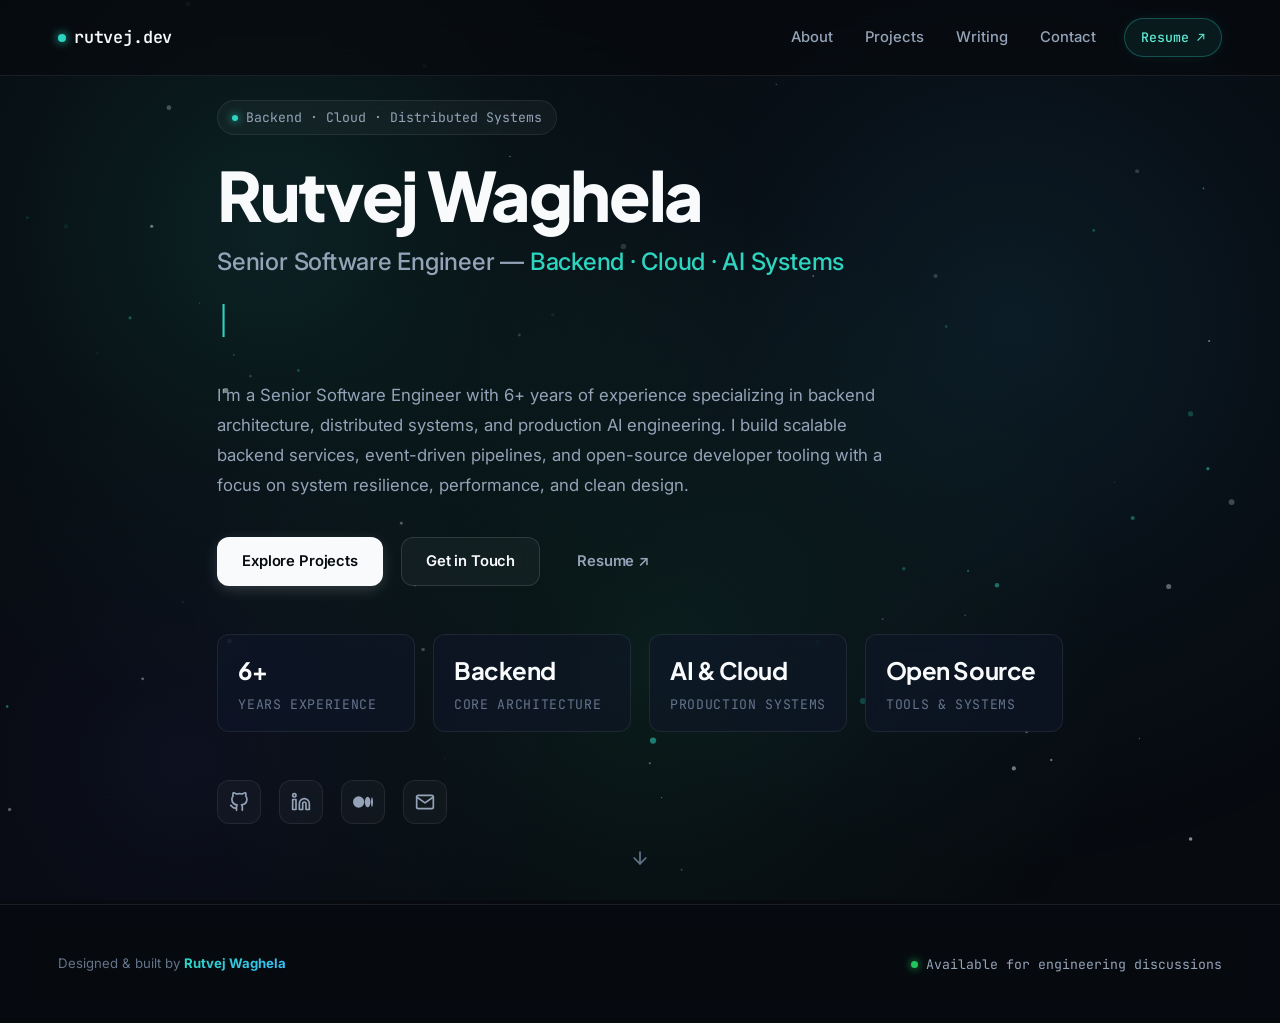
<file: index.html>
<!DOCTYPE html>
<html lang="en">
<head>
    <meta charset="UTF-8">
    <meta name="viewport" content="width=device-width, initial-scale=1.0">
    <title>Rutvej Waghela — Senior Software Engineer</title>
    <meta name="description" content="Portfolio of Rutvej Waghela — Senior Software Engineer specializing in backend architecture, distributed systems, cloud infrastructure, and production AI engineering.">
    
    <!-- Open Graph -->
    <meta property="og:title" content="Rutvej Waghela — Senior Software Engineer">
    <meta property="og:description" content="Senior Software Engineer specializing in backend architecture, distributed systems, and production AI engineering.">
    <meta property="og:type" content="website">
    
    <!-- Twitter Card -->
    <meta name="twitter:card" content="summary_large_image">
    <meta name="twitter:title" content="Rutvej Waghela — Senior Software Engineer">
    <meta name="twitter:description" content="Senior Software Engineer specializing in backend architecture, distributed systems, and production AI engineering.">
    
    <!-- Google Fonts 2026 Typography -->
    <link rel="preconnect" href="https://fonts.googleapis.com">
    <link rel="preconnect" href="https://fonts.gstatic.com" crossorigin>
    <link href="https://fonts.googleapis.com/css2?family=Inter:wght@300;400;500;600;700&family=JetBrains+Mono:wght@400;500;600&family=Plus+Jakarta+Sans:wght@500;600;700;800&display=swap" rel="stylesheet">
    
    <!-- CSS -->
    <link rel="stylesheet" href="css/reset.css">
    <link rel="stylesheet" href="css/tokens.css">
    <link rel="stylesheet" href="css/layout.css">
    <link rel="stylesheet" href="css/components.css">
    <link rel="stylesheet" href="css/pages.css">
    <link rel="stylesheet" href="css/extra.css">
</head>
<body>
    <!-- Background Canvas Container -->
    <div id="ambient-canvas-wrapper" style="position:fixed;top:0;left:0;width:100vw;height:100vh;pointer-events:none;z-index:0;overflow:hidden;">
        <canvas id="ambient-canvas" style="width:100%;height:100%;display:block;"></canvas>
    </div>

    <!-- Navigation -->
    <nav class="nav" id="main-nav">
        <div class="container nav-container">
            <a href="#/" class="nav-logo">
                <span class="nav-logo-dot"></span>
                <span>rutvej.dev</span>
            </a>
            
            <div class="nav-links" id="nav-links">
                <a href="#/about" class="nav-link">About</a>
                <a href="#/projects" class="nav-link">Projects</a>
                <a href="#/blog" class="nav-link">Writing</a>
                <a href="#/contact" class="nav-link">Contact</a>
                <a href="./assets/resume.pdf" class="nav-resume-btn" target="_blank" rel="noopener">Resume ↗</a>
            </div>
            
            <button class="hamburger" id="hamburger" aria-label="Toggle navigation">
                <span></span>
                <span></span>
                <span></span>
            </button>
        </div>
    </nav>
    
    <!-- App Container -->
    <main id="app" class="page active"></main>
    
    <!-- Footer -->
    <footer class="footer" id="site-footer">
        <div class="container footer-container">
            <div class="footer-left">
                <p>Designed & built by <span class="accent-text">Rutvej Waghela</span></p>
            </div>
            <div class="footer-right">
                <span class="status-indicator">
                    <span class="status-dot"></span> Available for engineering discussions
                </span>
            </div>
        </div>
    </footer>
    
    <!-- JS -->
    <script src="js/data.js"></script>
    <script src="js/particles.js"></script>
    <script src="js/animations.js"></script>
    <script src="js/app.js"></script>
</body>
</html>
</file>
<file: css/tokens.css>
:root {
  /* 2026 Soft Obsidian & Luminous Cyber Palette */
  --bg-primary: #070A0F;
  --bg-secondary: rgba(13, 19, 32, 0.75);
  --bg-surface: rgba(16, 24, 40, 0.65);
  --bg-elevated: rgba(24, 34, 54, 0.75);
  --bg-card: rgba(15, 23, 42, 0.55);
  --bg-card-hover: rgba(22, 34, 58, 0.75);
  
  /* Text Shades */
  --text-primary: #F8FAFC;
  --text-secondary: #94A3B8;
  --text-muted: #64748B;
  --text-dim: #475569;

  /* Refined 2026 Luminous Accents */
  --accent: #2DD4BF;           /* Luminous Soft Teal */
  --accent-light: #5EEAD4;
  --accent-glow: rgba(45, 212, 191, 0.15);
  --accent-secondary: #38BDF8; /* Soft Sky Cyan */
  --accent-secondary-glow: rgba(56, 189, 248, 0.15);
  --accent-gradient: linear-gradient(135deg, #2DD4BF 0%, #38BDF8 100%);
  
  /* Glass Borders & Highlights */
  --border: rgba(255, 255, 255, 0.08);
  --border-light: rgba(255, 255, 255, 0.12);
  --border-accent: rgba(45, 212, 191, 0.3);
  --glass-highlight: inset 0 1px 0 rgba(255, 255, 255, 0.08);

  /* Typography */
  --font-heading: 'Plus Jakarta Sans', 'Inter', -apple-system, sans-serif;
  --font-body: 'Inter', -apple-system, sans-serif;
  --font-mono: 'JetBrains Mono', monospace;

  /* Fluid Typography Scale */
  --fs-xs: clamp(0.75rem, 0.4vw + 0.65rem, 0.825rem);
  --fs-sm: clamp(0.85rem, 0.5vw + 0.75rem, 0.925rem);
  --fs-base: clamp(0.95rem, 0.6vw + 0.8rem, 1.05rem);
  --fs-lg: clamp(1.1rem, 0.8vw + 0.9rem, 1.25rem);
  --fs-xl: clamp(1.25rem, 1.2vw + 0.95rem, 1.5rem);
  --fs-2xl: clamp(1.5rem, 1.8vw + 1.1rem, 2rem);
  --fs-3xl: clamp(2rem, 2.5vw + 1.4rem, 2.75rem);
  --fs-4xl: clamp(2.6rem, 4.5vw + 1.5rem, 4.25rem);

  /* Spacing Scale */
  --space-1: 6px;
  --space-2: 12px;
  --space-3: 18px;
  --space-4: 24px;
  --space-6: 36px;
  --space-8: 48px;
  --space-12: 72px;
  --space-16: 96px;

  /* Border Radii */
  --radius-xs: 6px;
  --radius-sm: 8px;
  --radius-md: 12px;
  --radius-lg: 18px;
  --radius-xl: 24px;
  --radius-full: 9999px;

  /* Transitions & Shadows */
  --transition-fast: 150ms cubic-bezier(0.16, 1, 0.3, 1);
  --transition-base: 250ms cubic-bezier(0.16, 1, 0.3, 1);
  --transition-slow: 450ms cubic-bezier(0.16, 1, 0.3, 1);
  
  --shadow-sm: 0 2px 8px -2px rgba(0, 0, 0, 0.4);
  --shadow-md: 0 12px 24px -8px rgba(0, 0, 0, 0.5);
  --shadow-lg: 0 20px 40px -12px rgba(0, 0, 0, 0.6), 0 0 0 1px rgba(255, 255, 255, 0.05);
  --shadow-glow: 0 0 35px -5px rgba(45, 212, 191, 0.25);
}
</file>
<file: css/layout.css>
body {
  background-color: var(--bg-primary);
  color: var(--text-secondary);
  font-family: var(--font-body);
  line-height: 1.6;
}

h1, h2, h3, h4, h5, h6 {
  font-family: var(--font-heading);
  color: var(--text-primary);
  line-height: 1.2;
}

.container {
  max-width: 1200px;
  margin: 0 auto;
  padding: 0 var(--space-3);
}

.section {
  padding: var(--space-12) 0;
}

@media (min-width: 768px) {
  .section {
    padding: var(--space-16) 0;
  }
}

.grid-2 {
  display: grid;
  grid-template-columns: 1fr;
  gap: var(--space-4);
}

@media (min-width: 768px) {
  .grid-2 {
    grid-template-columns: repeat(2, 1fr);
  }
}

.grid-3 {
  display: grid;
  grid-template-columns: 1fr;
  gap: var(--space-4);
}

@media (min-width: 768px) {
  .grid-3 {
    grid-template-columns: repeat(2, 1fr);
  }
}

@media (min-width: 1024px) {
  .grid-3 {
    grid-template-columns: repeat(3, 1fr);
  }
}

.flex-center {
  display: flex;
  justify-content: center;
  align-items: center;
}

.flex-between {
  display: flex;
  justify-content: space-between;
  align-items: center;
}

.split {
  display: grid;
  grid-template-columns: 1fr;
  gap: var(--space-6);
}

@media (min-width: 1024px) {
  .split {
    grid-template-columns: 60% 40%;
  }
}

/* Page transitions */
.page {
  opacity: 0;
  transition: opacity var(--transition-slow);
}

.page.active {
  opacity: 1;
}

.page.entering {
  opacity: 1;
}
</file>
<file: css/components.css>
/* ==========================================
   2026 PREMIUM COMPONENTS SYSTEM
   ========================================== */

/* Navigation */
.nav {
  position: fixed;
  top: 0;
  left: 0;
  width: 100%;
  z-index: 1000;
  backdrop-filter: blur(16px);
  -webkit-backdrop-filter: blur(16px);
  background-color: rgba(7, 10, 15, 0.72);
  padding: var(--space-3) 0;
  border-bottom: 1px solid var(--border);
  transition: all var(--transition-base);
}

.nav-container {
  display: flex;
  justify-content: space-between;
  align-items: center;
}

.nav-logo {
  font-family: var(--font-mono);
  color: var(--text-primary);
  font-weight: 600;
  font-size: var(--fs-base);
  text-decoration: none;
  display: inline-flex;
  align-items: center;
  gap: 8px;
  letter-spacing: -0.01em;
  transition: opacity var(--transition-fast);
}

.nav-logo:hover {
  opacity: 0.85;
}

.nav-logo-dot {
  width: 8px;
  height: 8px;
  border-radius: 50%;
  background: var(--accent);
  box-shadow: 0 0 10px var(--accent);
  display: inline-block;
  animation: pulse-dot 2.5s infinite ease-in-out;
}

@keyframes pulse-dot {
  0%, 100% { transform: scale(1); opacity: 0.9; }
  50% { transform: scale(1.3); opacity: 1; box-shadow: 0 0 14px var(--accent); }
}

.nav-links {
  display: none;
  gap: var(--space-4);
  align-items: center;
  list-style: none;
}

@media (min-width: 768px) {
  .nav-links {
    display: flex;
  }
}

.nav-link {
  color: var(--text-secondary);
  text-decoration: none;
  font-size: var(--fs-sm);
  font-weight: 500;
  position: relative;
  padding: 6px 4px;
  transition: color var(--transition-fast);
}

.nav-link::after {
  content: '';
  position: absolute;
  bottom: 0;
  left: 50%;
  width: 0;
  height: 2px;
  background: var(--accent);
  border-radius: var(--radius-full);
  transform: translateX(-50%);
  transition: width var(--transition-base);
  box-shadow: 0 0 8px var(--accent-glow);
}

.nav-link:hover {
  color: var(--text-primary);
}

.nav-link:hover::after {
  width: 100%;
}

.nav-link.active {
  color: var(--text-primary);
}

.nav-link.active::after {
  width: 100%;
}

.nav-resume-btn {
  padding: 8px 16px;
  background: rgba(45, 212, 191, 0.08);
  border: 1px solid rgba(45, 212, 191, 0.3);
  color: var(--accent-light);
  border-radius: var(--radius-full);
  text-decoration: none;
  font-size: var(--fs-xs);
  font-family: var(--font-mono);
  font-weight: 500;
  transition: all var(--transition-base);
  box-shadow: 0 0 15px -4px rgba(45, 212, 191, 0.15);
}

.nav-resume-btn:hover {
  background: rgba(45, 212, 191, 0.16);
  border-color: var(--accent);
  color: #FFFFFF;
  transform: translateY(-1px);
  box-shadow: 0 0 20px -2px rgba(45, 212, 191, 0.3);
}

.hamburger {
  display: flex;
  flex-direction: column;
  justify-content: center;
  gap: 5px;
  cursor: pointer;
  background: transparent;
  border: none;
  padding: 8px;
  color: var(--text-primary);
}

@media (min-width: 768px) {
  .hamburger {
    display: none;
  }
}

.hamburger span {
  display: block;
  width: 22px;
  height: 2px;
  background-color: var(--text-secondary);
  border-radius: var(--radius-full);
  transition: transform var(--transition-base), opacity var(--transition-base);
}

/* Mobile Nav Overlay */
@media (max-width: 767px) {
  .nav-links.open {
    display: flex;
    position: fixed;
    top: 0;
    left: 0;
    right: 0;
    bottom: 0;
    background-color: rgba(7, 10, 15, 0.95);
    backdrop-filter: blur(24px);
    -webkit-backdrop-filter: blur(24px);
    flex-direction: column;
    justify-content: center;
    align-items: center;
    gap: var(--space-6);
    z-index: 1001;
    padding: var(--space-8);
  }

  .nav-links.open .nav-link {
    font-size: var(--fs-2xl);
    font-weight: 600;
  }

  .nav-links.open .nav-resume-btn {
    font-size: var(--fs-base);
    padding: 12px 28px;
  }

  .hamburger {
    z-index: 1002;
    position: relative;
  }
}

/* ==========================================
   BUTTONS
   ========================================== */

.btn {
  display: inline-flex;
  justify-content: center;
  align-items: center;
  padding: 12px 24px;
  border-radius: var(--radius-md);
  font-weight: 600;
  font-size: var(--fs-sm);
  text-decoration: none;
  cursor: pointer;
  transition: all var(--transition-base);
  border: 1px solid transparent;
  gap: 8px;
  letter-spacing: -0.01em;
  position: relative;
  overflow: hidden;
}

.btn-primary {
  background: var(--text-primary);
  color: #070A0F;
  box-shadow: 0 4px 16px -2px rgba(255, 255, 255, 0.2);
}

.btn-primary:hover {
  background: #FFFFFF;
  transform: translateY(-2px);
  box-shadow: 0 8px 24px -2px rgba(255, 255, 255, 0.35);
}

.btn-outline {
  background: rgba(255, 255, 255, 0.04);
  border-color: var(--border-light);
  color: var(--text-primary);
  backdrop-filter: blur(8px);
}

.btn-outline:hover {
  background: rgba(255, 255, 255, 0.08);
  border-color: rgba(255, 255, 255, 0.2);
  color: #FFFFFF;
  transform: translateY(-2px);
}

.btn-ghost {
  background: transparent;
  color: var(--text-secondary);
  padding: 12px 18px;
}

.btn-ghost:hover {
  color: var(--text-primary);
  background: rgba(255, 255, 255, 0.04);
  transform: translateY(-2px);
}

/* ==========================================
   CARDS (2026 GLASS SURFACES)
   ========================================== */

.card {
  background: var(--bg-card);
  border: 1px solid var(--border);
  border-radius: var(--radius-lg);
  padding: var(--space-6);
  backdrop-filter: blur(20px);
  -webkit-backdrop-filter: blur(20px);
  box-shadow: var(--shadow-lg);
  box-shadow: 0 16px 32px -12px rgba(0, 0, 0, 0.6), inset 0 1px 0 rgba(255, 255, 255, 0.07);
  transition: transform var(--transition-base), border-color var(--transition-base), box-shadow var(--transition-base), background var(--transition-base);
  position: relative;
}

.card:hover {
  transform: translateY(-4px);
  background: var(--bg-card-hover);
  border-color: var(--border-accent);
  box-shadow: 0 24px 48px -12px rgba(0, 0, 0, 0.7), 0 0 25px -4px var(--accent-glow), inset 0 1px 0 rgba(255, 255, 255, 0.12);
}

/* ==========================================
   BADGES & PILLS
   ========================================== */

.badge {
  display: inline-flex;
  align-items: center;
  padding: 4px 12px;
  background: rgba(255, 255, 255, 0.04);
  border: 1px solid var(--border);
  border-radius: var(--radius-full);
  font-family: var(--font-mono);
  font-size: var(--fs-xs);
  color: var(--text-secondary);
  font-weight: 500;
  letter-spacing: 0.02em;
  transition: all var(--transition-fast);
}

.badge:hover {
  border-color: var(--border-light);
  color: var(--text-primary);
  background: rgba(255, 255, 255, 0.07);
}

/* ==========================================
   SOCIAL LINKS
   ========================================== */

.socials {
  display: flex;
  gap: var(--space-3);
}

.social-link {
  display: flex;
  justify-content: center;
  align-items: center;
  width: 44px;
  height: 44px;
  border-radius: var(--radius-md);
  background: rgba(255, 255, 255, 0.03);
  border: 1px solid var(--border);
  color: var(--text-secondary);
  transition: all var(--transition-base);
  backdrop-filter: blur(8px);
}

.social-link svg {
  width: 20px;
  height: 20px;
}

.social-link:hover {
  border-color: var(--accent);
  color: var(--accent-light);
  transform: translateY(-3px);
  background: var(--accent-glow);
  box-shadow: 0 6px 20px -4px var(--accent-glow);
}

/* ==========================================
   SCROLL REVEAL & TRANSITIONS
   ========================================== */

.reveal {
  opacity: 0;
  transform: translateY(24px);
  transition: opacity var(--transition-slow), transform var(--transition-slow);
}

.reveal.visible {
  opacity: 1;
  transform: translateY(0);
}

.reveal-delay-1 { transition-delay: 80ms; }
.reveal-delay-2 { transition-delay: 160ms; }
.reveal-delay-3 { transition-delay: 240ms; }
.reveal-delay-4 { transition-delay: 320ms; }

/* Typing Cursor */
.typing-cursor {
  color: var(--accent);
  font-weight: 300;
  animation: blink 1s step-end infinite;
  margin-left: 2px;
}

@keyframes blink {
  0%, 100% { opacity: 1; }
  50% { opacity: 0; }
}

/* Scroll Indicator */
.scroll-indicator {
  position: absolute;
  bottom: var(--space-6);
  left: 50%;
  transform: translateX(-50%);
  color: var(--text-muted);
  display: flex;
  flex-direction: column;
  align-items: center;
  gap: 6px;
  animation: bounce 2.2s infinite ease-in-out;
  text-decoration: none;
}

.scroll-indicator a {
  color: var(--text-muted);
  transition: color var(--transition-fast);
}

.scroll-indicator a:hover {
  color: var(--accent);
}

@keyframes bounce {
  0%, 20%, 50%, 80%, 100% { transform: translateY(0) translateX(-50%); }
  40% { transform: translateY(-8px) translateX(-50%); }
  60% { transform: translateY(-4px) translateX(-50%); }
}

/* Status Indicator (Footer) */
.status-indicator {
  display: inline-flex;
  align-items: center;
  gap: 8px;
  font-size: var(--fs-xs);
  color: var(--text-secondary);
  font-family: var(--font-mono);
}

.status-dot {
  width: 7px;
  height: 7px;
  border-radius: 50%;
  background-color: #22C55E;
  box-shadow: 0 0 8px #22C55E;
  display: inline-block;
  animation: status-pulse 2s infinite ease-in-out;
}

@keyframes status-pulse {
  0%, 100% { opacity: 0.8; transform: scale(1); }
  50% { opacity: 1; transform: scale(1.2); }
}
</file>
<file: css/pages.css>
/* ==========================================
   2026 PAGES STYLING
   ========================================== */

/* Hero Page */
.hero {
  min-height: 100vh;
  display: flex;
  flex-direction: column;
  justify-content: center;
  position: relative;
  overflow: hidden;
  padding: 100px 0 80px;
}

.hero-content {
  position: relative;
  z-index: 10;
  max-width: 900px;
}

.hero-greeting-pill {
  display: inline-flex;
  align-items: center;
  gap: 8px;
  padding: 6px 14px;
  background: rgba(255, 255, 255, 0.04);
  border: 1px solid var(--border);
  border-radius: var(--radius-full);
  font-family: var(--font-mono);
  font-size: var(--fs-xs);
  color: var(--text-secondary);
  margin-bottom: var(--space-4);
  backdrop-filter: blur(8px);
}

.hero-greeting-pill .glow-dot {
  width: 6px;
  height: 6px;
  border-radius: 50%;
  background: var(--accent);
  box-shadow: 0 0 8px var(--accent);
}

.hero-name {
  font-size: var(--fs-4xl);
  color: var(--text-primary);
  font-weight: 800;
  letter-spacing: -0.035em;
  line-height: 1.05;
  margin-bottom: var(--space-2);
}

.hero-role {
  font-size: var(--fs-xl);
  color: var(--text-secondary);
  font-weight: 500;
  letter-spacing: -0.01em;
  margin-bottom: var(--space-3);
}

.hero-subtitle {
  font-size: var(--fs-2xl);
  color: var(--accent-light);
  font-weight: 600;
  letter-spacing: -0.02em;
  margin-bottom: var(--space-6);
  min-height: 1.4em;
}

.hero-bio {
  color: var(--text-secondary);
  font-size: var(--fs-base);
  line-height: 1.8;
  max-width: 680px;
  margin-bottom: var(--space-6);
}

.hero-cta {
  display: flex;
  flex-wrap: wrap;
  align-items: center;
  gap: var(--space-3);
  margin-bottom: var(--space-8);
}

/* Hero Stats Container */
.hero-stats {
  display: grid;
  grid-template-columns: repeat(2, 1fr);
  gap: var(--space-3);
  margin: var(--space-6) 0 var(--space-8);
}

@media (min-width: 768px) {
  .hero-stats {
    grid-template-columns: repeat(4, 1fr);
  }
}

.hero-stat {
  padding: 16px 20px;
  background: var(--bg-card);
  border: 1px solid var(--border);
  border-radius: var(--radius-md);
  backdrop-filter: blur(12px);
  display: flex;
  flex-direction: column;
  gap: 4px;
  transition: all var(--transition-base);
}

.hero-stat:hover {
  background: var(--bg-card-hover);
  border-color: var(--border-light);
  transform: translateY(-2px);
}

.hero-stat-number {
  font-size: var(--fs-xl);
  font-weight: 700;
  color: var(--text-primary);
  font-family: var(--font-heading);
  letter-spacing: -0.02em;
}

.hero-stat-label {
  font-size: var(--fs-xs);
  color: var(--text-muted);
  font-family: var(--font-mono);
  text-transform: uppercase;
  letter-spacing: 0.05em;
}

.hero-socials {
  display: flex;
  align-items: center;
  gap: var(--space-3);
}

/* ==========================================
   ABOUT PAGE
   ========================================= */

.about-photo-container {
  position: relative;
}

.about-photo {
  width: 100%;
  max-width: 320px;
  aspect-ratio: 1;
  background: linear-gradient(135deg, rgba(24, 34, 54, 0.8), rgba(15, 23, 42, 0.8));
  border-radius: var(--radius-xl);
  border: 1px solid var(--border-light);
  display: flex;
  align-items: center;
  justify-content: center;
  box-shadow: var(--shadow-lg), 0 0 30px -10px var(--accent-glow);
  position: relative;
  overflow: hidden;
}

.about-photo .initials {
  font-size: 5rem;
  font-weight: 800;
  color: var(--accent);
  opacity: 0.35;
  font-family: var(--font-heading);
  user-select: none;
  letter-spacing: -0.04em;
}

.about-text {
  font-size: var(--fs-lg);
  line-height: 1.8;
  color: var(--text-secondary);
  margin-bottom: var(--space-6);
}

.about-stats {
  display: grid;
  grid-template-columns: repeat(2, 1fr);
  gap: var(--space-3);
  margin-top: var(--space-6);
}

@media (min-width: 640px) {
  .about-stats {
    grid-template-columns: repeat(4, 1fr);
  }
}

.stat-card {
  background: var(--bg-card);
  border: 1px solid var(--border);
  border-radius: var(--radius-md);
  padding: 16px;
  backdrop-filter: blur(12px);
  text-align: center;
}

.about-stat-number {
  font-size: var(--fs-xl);
  font-weight: 700;
  color: var(--accent-light);
  font-family: var(--font-heading);
}

.about-stat-label {
  font-size: var(--fs-xs);
  color: var(--text-muted);
  font-family: var(--font-mono);
  margin-top: 4px;
}

.philosophy {
  padding: var(--space-4) var(--space-6);
  border-left: 3px solid var(--accent);
  color: var(--text-secondary);
  font-style: italic;
  font-size: var(--fs-base);
  background: rgba(45, 212, 191, 0.03);
  border-radius: 0 var(--radius-md) var(--radius-md) 0;
  border-top: 1px solid var(--border);
  border-right: 1px solid var(--border);
  border-bottom: 1px solid var(--border);
}

/* ==========================================
   SKILLS & CATEGORIES
   ========================================== */

.skill-category {
  padding: var(--space-4) var(--space-6);
}

.skill-category-heading {
  font-size: var(--fs-sm);
  font-family: var(--font-mono);
  color: var(--accent-light);
  text-transform: uppercase;
  letter-spacing: 0.06em;
  margin-bottom: var(--space-3);
}

.skill-category-badges {
  display: flex;
  flex-wrap: wrap;
  gap: 8px;
}

/* ==========================================
   PROJECTS SHOWCASE (DAA)
   ========================================== */

.project-card {
  display: flex;
  flex-direction: column;
}

.project-card-header {
  display: flex;
  flex-direction: column;
  gap: var(--space-4);
}

@media (min-width: 768px) {
  .project-card-header {
    flex-direction: row;
    justify-content: space-between;
    align-items: flex-start;
  }
}

.project-type-label {
  display: inline-block;
  font-family: var(--font-mono);
  font-size: var(--fs-xs);
  color: var(--accent);
  letter-spacing: 0.05em;
  margin-bottom: 4px;
}

.project-card-title {
  font-size: var(--fs-2xl);
  font-weight: 700;
  color: var(--text-primary);
  letter-spacing: -0.02em;
}

.project-card-links {
  display: flex;
  gap: var(--space-3);
}

.project-card-description {
  color: var(--text-secondary);
  font-size: var(--fs-base);
  line-height: 1.8;
}

.project-card-tech {
  display: flex;
  flex-wrap: wrap;
  gap: 8px;
}

/* ==========================================
   BLOG / WRITING
   ========================================== */

.blog-card {
  transition: all var(--transition-base);
}

.blog-card-date {
  font-family: var(--font-mono);
  font-size: var(--fs-xs);
  color: var(--accent);
  margin-bottom: 6px;
}

.blog-card-title a {
  color: var(--text-primary);
  text-decoration: none;
  font-size: var(--fs-xl);
  font-weight: 700;
  letter-spacing: -0.02em;
  transition: color var(--transition-fast);
}

.blog-card-title a:hover {
  color: var(--accent-light);
}

.blog-card-excerpt {
  color: var(--text-secondary);
  font-size: var(--fs-sm);
  line-height: 1.7;
  margin: var(--space-2) 0 var(--space-4);
}

.blog-card-link {
  color: var(--accent);
  text-decoration: none;
  font-size: var(--fs-xs);
  font-family: var(--font-mono);
  font-weight: 600;
  transition: all var(--transition-fast);
}

.blog-card-link:hover {
  color: var(--text-primary);
  transform: translateX(4px);
}

/* ==========================================
   CONTACT
   ========================================== */

.contact {
  text-align: center;
  max-width: 640px;
  margin: 0 auto;
}

.contact-description {
  color: var(--text-secondary);
  font-size: var(--fs-base);
  line-height: 1.8;
  margin-bottom: var(--space-8);
}

.contact-info {
  display: grid;
  grid-template-columns: 1fr;
  gap: var(--space-3);
  margin-bottom: var(--space-8);
}

@media (min-width: 640px) {
  .contact-info {
    grid-template-columns: repeat(2, 1fr);
  }
}

.contact-item {
  display: flex;
  align-items: center;
  gap: var(--space-3);
  padding: 16px 20px;
  background: var(--bg-card);
  border: 1px solid var(--border);
  border-radius: var(--radius-md);
  color: var(--text-primary);
  text-decoration: none;
  font-size: var(--fs-sm);
  font-family: var(--font-mono);
  transition: all var(--transition-base);
  backdrop-filter: blur(12px);
}

.contact-item:hover {
  border-color: var(--accent);
  background: var(--bg-card-hover);
  transform: translateY(-2px);
  color: var(--accent-light);
  box-shadow: 0 8px 20px -4px var(--accent-glow);
}

.contact-item svg {
  width: 20px;
  height: 20px;
  color: var(--accent);
  flex-shrink: 0;
}
</file>
<file: css/extra.css>
/* ==========================================
   2026 GLOBAL UTILITIES & EXTRA STYLES
   ========================================== */

/* Global helpers */
.accent {
  color: var(--accent);
}

.accent-text {
  background: var(--accent-gradient);
  -webkit-background-clip: text;
  -webkit-text-fill-color: transparent;
  font-weight: 700;
}

/* Section Headings */
.section-title {
  font-size: var(--fs-3xl);
  font-weight: 800;
  letter-spacing: -0.03em;
  margin-bottom: var(--space-2);
  color: var(--text-primary);
}

.section-subtitle {
  color: var(--text-secondary);
  font-size: var(--fs-base);
  margin-bottom: var(--space-8);
  max-width: 620px;
  line-height: 1.7;
}

/* App Container */
#app {
  min-height: calc(100vh - 80px);
  padding-top: 80px;
  position: relative;
  z-index: 1;
}

#app.is-home {
  padding-top: 0;
}

/* Footer Layout */
.footer {
  padding: var(--space-8) 0;
  border-top: 1px solid var(--border);
  color: var(--text-muted);
  font-size: var(--fs-xs);
  position: relative;
  z-index: 1;
  background: rgba(7, 10, 15, 0.6);
  backdrop-filter: blur(12px);
}

.footer-container {
  display: flex;
  flex-direction: column;
  align-items: center;
  gap: var(--space-3);
  text-align: center;
}

@media (min-width: 768px) {
  .footer-container {
    flex-direction: row;
    justify-content: space-between;
    text-align: left;
  }
}

/* Selection Color */
::selection {
  background-color: rgba(45, 212, 191, 0.25);
  color: #FFFFFF;
}

/* Scrollbar */
::-webkit-scrollbar {
  width: 7px;
}

::-webkit-scrollbar-track {
  background: var(--bg-primary);
}

::-webkit-scrollbar-thumb {
  background: rgba(255, 255, 255, 0.12);
  border-radius: var(--radius-full);
}

::-webkit-scrollbar-thumb:hover {
  background: rgba(45, 212, 191, 0.4);
}
</file>
